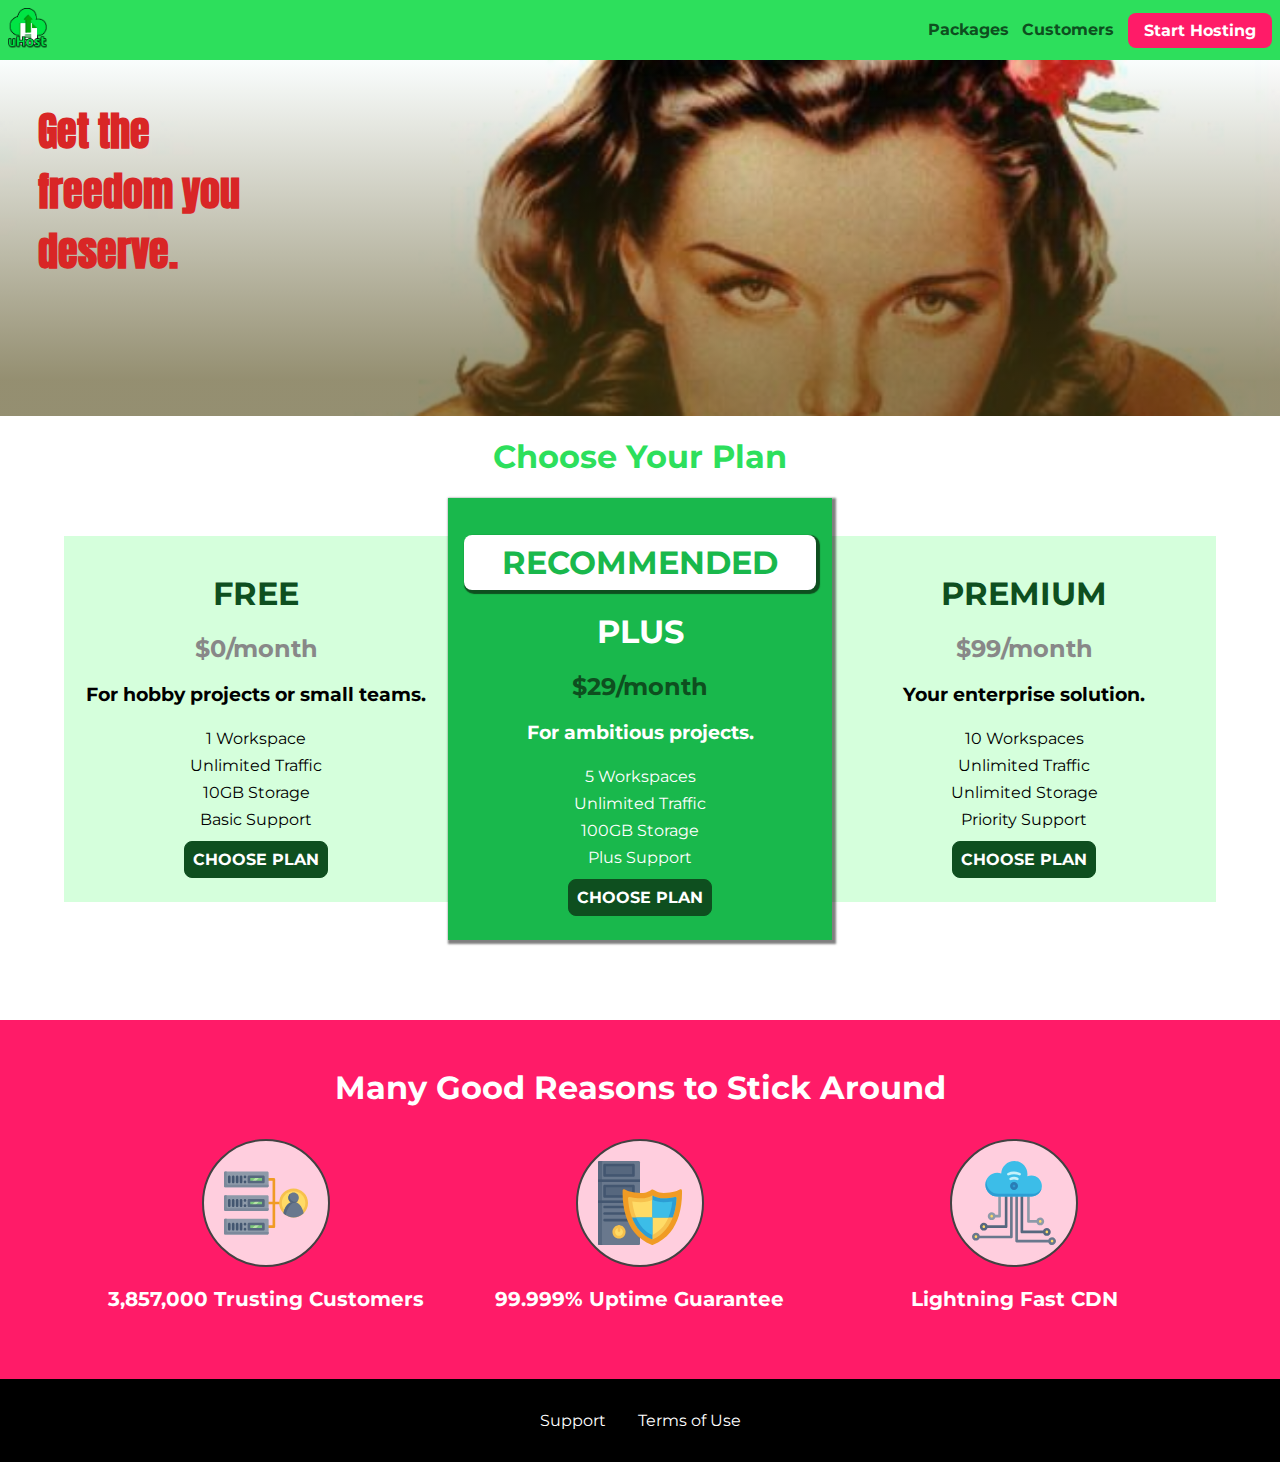
<file: index.html>
<!DOCTYPE html>
<html lang="en">

<head>
    <meta charset="UTF-8">
    <meta http-equiv="X-UA-Compatible" content="ie=edge">
    <meta name="viewport" content="width=device-width, initial-scale=1.0">
    <title>uHost</title>
    <link rel="shortcut icon" href="favicon.png">
    <link rel="stylesheet" href="shared.css">
    <link rel="stylesheet" href="main.css">
</head>

<body>
    <div class="backdrop"></div>
    <div class="modal">
        <h1 class="modal__title">Do you want to continue?</h1>
        <div class="modal__actions">
            <a href="start-hosting/index.html" class="modal__action">Yes!</a>
            <button class="modal__action modal__action--negative" type="button">No!</button>
        </div>
    </div>
    <header class="main-header">
        <div>
            <button class="toggle-button">
                <span class="toggle-button__bar"></span>
                <span class="toggle-button__bar"></span>
                <span class="toggle-button__bar"></span>
            </button>
            <a href="index.html" class="main-header__brand">
                <img src="./images/uhost-icon.png" alt="uHost">
            </a>
        </div>
        <nav class="main-nav">
            <ul class="main-nav__items">
                <li class="main-nav__item">
                    <a href="packages/index.html">Packages</a>
                </li>
                <li class="main-nav__item">
                    <a href="customers/index.html">Customers</a>
                    <a href="customers/index.html" style="display: none">Customers</a>
                </li>
                <li class="main-nav__item main-nav__item--cta">
                    <a href="start-hosting/index.html">Start Hosting</a>
                </li>
                
            </ul>
        </nav>
    </header>

    <nav class="mobile-nav">
        <ul class="mobile-nav__items">
            <li class="mobile-nav__item">
                <a href="packages/index.html">Packages</a>
            </li>
            <li class="mobile-nav__item">
                <a href="customers/index.html">Customers</a>
            </li>
            <li class="mobile-nav__item mobile-nav__item--cta">
                <a href="start-hosting/index.html">Start Hosting</a>
            </li>
        </ul>
    </nav>

    <main>
        <section id="product-overview">
            <h1 class="slogan">Get the freedom you deserve.</h1>
        </section>
        <section id="plans">
            <h1 class="section-title">Choose Your Plan</h1>
            <div class="plan__list">
                <article class="plan">
                    <h1 class="plan__title">FREE</h1>
                    <h2 class="plan__price">$0/month</h2>
                    <h3>For hobby projects or small teams.</h3>
                    <ul>
                        <li>1 Workspace</li>
                        <li>Unlimited Traffic</li>
                        <li>10GB Storage</li>
                        <li>Basic Support</li>
                    </ul>
                    <div>
                        <button class="button">CHOOSE PLAN</button>
                    </div>
                </article>
                <article class="plan plan--highlighted">
                    <h1 class="plan__annotation">RECOMMENDED</h1>
                    <h1 class="plan__title">PLUS</h1>
                    <h2 class="plan__price">$29/month</h2>
                    <h3>For ambitious projects.</h3>
                    <ul>
                        <li>5 Workspaces</li>
                        <li>Unlimited Traffic</li>
                        <li>100GB Storage</li>
                        <li>Plus Support</li>
                    </ul>
                    <div>
                        <button class="button">CHOOSE PLAN</button>
                    </div>
                </article>
                <article class="plan">
                    <h1 class="plan__title">PREMIUM</h1>
                    <h2 class="plan__price">$99/month</h2>
                    <h3>Your enterprise solution.</h3>
                    <ul>
                        <li>10 Workspaces</li>
                        <li>Unlimited Traffic</li>
                        <li>Unlimited Storage</li>
                        <li>Priority Support</li>
                    </ul>
                    <div>
                        <button class="button">CHOOSE PLAN</button>
                    </div>
                </article>
            </div>
        </section>

        <section id="key-features">
            <h1 class="section-title">Many Good Reasons to Stick Around</h1>
            <ul class="key-feature__list">
                <li class="key-feature">
                    <div class="key-feature__image">
                        <svg viewBox="0 0 512 512">
                            <path style="fill:#F09B24;" d="M344,248h-32V112c0-4.418-3.582-8-8-8h-40c-4.418,0-8,3.582-8,8s3.582,8,8,8h32v128h-32  c-4.418,0-8,3.582-8,8s3.582,8,8,8h32v128h-32c-4.418,0-8,3.582-8,8s3.582,8,8,8h40c4.418,0,8-3.582,8-8V264h32c4.418,0,8-3.582,8-8  S348.418,248,344,248z"
                            />
                            <path style="fill:#8E9AA9;" d="M264,64H8c-4.418,0-8,3.582-8,8v80c0,4.418,3.582,8,8,8h256c4.418,0,8-3.582,8-8V72  C272,67.582,268.418,64,264,64z"
                            />
                            <path style="fill:#7C899B;" d="M24,144c-4.418,0-8-3.582-8-8V64H8c-4.418,0-8,3.582-8,8v80c0,4.418,3.582,8,8,8h256  c4.418,0,8-3.582,8-8v-8H24z"
                            />
                            <rect x="152" y="96" style="fill:#B8E3A8;" width="88" height="32" />
                            <g>
                                <polygon style="fill:#7EC97D;" points="152,96 152,128 166,128 198,96  " />
                                <polygon style="fill:#7EC97D;" points="220,96 188,128 240,128 240,96  " />
                            </g>
                            <path style="fill:#56677E;" d="M240,136h-88c-4.418,0-8-3.582-8-8V96c0-4.418,3.582-8,8-8h88c4.418,0,8,3.582,8,8v32  C248,132.418,244.418,136,240,136z M160,120h72v-16h-72V120z"
                            />
                            <g>
                                <path style="fill:#435670;" d="M32,136c-4.418,0-8-3.582-8-8V96c0-4.418,3.582-8,8-8s8,3.582,8,8v32C40,132.418,36.418,136,32,136z   "
                                />
                                <path style="fill:#435670;" d="M56,136c-4.418,0-8-3.582-8-8V96c0-4.418,3.582-8,8-8s8,3.582,8,8v32C64,132.418,60.418,136,56,136z   "
                                />
                                <path style="fill:#435670;" d="M80,136c-4.418,0-8-3.582-8-8V96c0-4.418,3.582-8,8-8s8,3.582,8,8v32C88,132.418,84.418,136,80,136z   "
                                />
                                <path style="fill:#435670;" d="M104,136c-4.418,0-8-3.582-8-8V96c0-4.418,3.582-8,8-8s8,3.582,8,8v32   C112,132.418,108.418,136,104,136z"
                                />
                                <path style="fill:#435670;" d="M128,105c-4.418,0-8-3.582-8-8v-1c0-4.418,3.582-8,8-8s8,3.582,8,8v1   C136,101.418,132.418,105,128,105z"
                                />
                                <path style="fill:#435670;" d="M128,136c-4.418,0-8-3.582-8-8v-1c0-4.418,3.582-8,8-8s8,3.582,8,8v1   C136,132.418,132.418,136,128,136z"
                                />
                            </g>
                            <path style="fill:#8E9AA9;" d="M264,208H8c-4.418,0-8,3.582-8,8v80c0,4.418,3.582,8,8,8h256c4.418,0,8-3.582,8-8v-80  C272,211.582,268.418,208,264,208z"
                            />
                            <path style="fill:#7C899B;" d="M24,288c-4.418,0-8-3.582-8-8v-72H8c-4.418,0-8,3.582-8,8v80c0,4.418,3.582,8,8,8h256  c4.418,0,8-3.582,8-8v-8H24z"
                            />
                            <rect x="152" y="240" style="fill:#B8E3A8;" width="88" height="32" />
                            <g>
                                <polygon style="fill:#7EC97D;" points="152,240 152,272 166,272 198,240  " />
                                <polygon style="fill:#7EC97D;" points="220,240 188,272 240,272 240,240  " />
                            </g>
                            <path style="fill:#56677E;" d="M240,280h-88c-4.418,0-8-3.582-8-8v-32c0-4.418,3.582-8,8-8h88c4.418,0,8,3.582,8,8v32  C248,276.418,244.418,280,240,280z M160,264h72v-16h-72V264z"
                            />
                            <g>
                                <path style="fill:#435670;" d="M32,280c-4.418,0-8-3.582-8-8v-32c0-4.418,3.582-8,8-8s8,3.582,8,8v32C40,276.418,36.418,280,32,280   z"
                                />
                                <path style="fill:#435670;" d="M56,280c-4.418,0-8-3.582-8-8v-32c0-4.418,3.582-8,8-8s8,3.582,8,8v32C64,276.418,60.418,280,56,280   z"
                                />
                                <path style="fill:#435670;" d="M80,280c-4.418,0-8-3.582-8-8v-32c0-4.418,3.582-8,8-8s8,3.582,8,8v32C88,276.418,84.418,280,80,280   z"
                                />
                                <path style="fill:#435670;" d="M104,280c-4.418,0-8-3.582-8-8v-32c0-4.418,3.582-8,8-8s8,3.582,8,8v32   C112,276.418,108.418,280,104,280z"
                                />
                                <path style="fill:#435670;" d="M128,249c-4.418,0-8-3.582-8-8v-1c0-4.418,3.582-8,8-8s8,3.582,8,8v1   C136,245.418,132.418,249,128,249z"
                                />
                                <path style="fill:#435670;" d="M128,280c-4.418,0-8-3.582-8-8v-1c0-4.418,3.582-8,8-8s8,3.582,8,8v1   C136,276.418,132.418,280,128,280z"
                                />
                            </g>
                            <path style="fill:#8E9AA9;" d="M264,352H8c-4.418,0-8,3.582-8,8v80c0,4.418,3.582,8,8,8h256c4.418,0,8-3.582,8-8v-80  C272,355.582,268.418,352,264,352z"
                            />
                            <path style="fill:#7C899B;" d="M24,432c-4.418,0-8-3.582-8-8v-72H8c-4.418,0-8,3.582-8,8v80c0,4.418,3.582,8,8,8h256  c4.418,0,8-3.582,8-8v-8H24z"
                            />
                            <rect x="152" y="384" style="fill:#B8E3A8;" width="88" height="32" />
                            <g>
                                <polygon style="fill:#7EC97D;" points="152,384 152,416 166,416 198,384  " />
                                <polygon style="fill:#7EC97D;" points="220,384 188,416 240,416 240,384  " />
                            </g>
                            <path style="fill:#56677E;" d="M240,424h-88c-4.418,0-8-3.582-8-8v-32c0-4.418,3.582-8,8-8h88c4.418,0,8,3.582,8,8v32  C248,420.418,244.418,424,240,424z M160,408h72v-16h-72V408z"
                            />
                            <g>
                                <path style="fill:#435670;" d="M32,424c-4.418,0-8-3.582-8-8v-32c0-4.418,3.582-8,8-8s8,3.582,8,8v32C40,420.418,36.418,424,32,424   z"
                                />
                                <path style="fill:#435670;" d="M56,424c-4.418,0-8-3.582-8-8v-32c0-4.418,3.582-8,8-8s8,3.582,8,8v32C64,420.418,60.418,424,56,424   z"
                                />
                                <path style="fill:#435670;" d="M80,424c-4.418,0-8-3.582-8-8v-32c0-4.418,3.582-8,8-8s8,3.582,8,8v32C88,420.418,84.418,424,80,424   z"
                                />
                                <path style="fill:#435670;" d="M104,424c-4.418,0-8-3.582-8-8v-32c0-4.418,3.582-8,8-8s8,3.582,8,8v32   C112,420.418,108.418,424,104,424z"
                                />
                                <path style="fill:#435670;" d="M128,393c-4.418,0-8-3.582-8-8v-1c0-4.418,3.582-8,8-8s8,3.582,8,8v1   C136,389.418,132.418,393,128,393z"
                                />
                                <path style="fill:#435670;" d="M128,424c-4.418,0-8-3.582-8-8v-1c0-4.418,3.582-8,8-8s8,3.582,8,8v1   C136,420.418,132.418,424,128,424z"
                                />
                            </g>
                            <path style="fill:#F7C14D;" d="M424,168c-48.523,0-88,39.477-88,88s39.477,88,88,88s88-39.477,88-88S472.523,168,424,168z" />
                            <path style="fill:#FFDB66;" d="M424,184c-39.701,0-72,32.299-72,72s32.299,72,72,72s72-32.299,72-72S463.701,184,424,184z" />
                            <path style="fill:#69788D;" d="M484.893,314.16C476.393,274.588,451.922,248,424,248s-52.393,26.588-60.893,66.16  c-0.605,2.82,0.354,5.749,2.511,7.664C381.731,336.124,402.465,344,424,344s42.269-7.876,58.381-22.176  C484.539,319.909,485.498,316.98,484.893,314.16z"
                            />
                            <path style="fill:#56677E;" d="M434.053,249.171C430.768,248.403,427.411,248,424,248c-27.922,0-52.393,26.588-60.893,66.16  c-0.605,2.82,0.354,5.749,2.511,7.664c3.383,3.002,6.979,5.703,10.734,8.125C384.904,286.243,407.373,255.378,434.053,249.171z"
                            />
                            <path style="fill:#69788D;" d="M424,192c-17.645,0-32,14.355-32,32s14.355,32,32,32s32-14.355,32-32S441.645,192,424,192z" />
                            <path style="fill:#56677E;" d="M432,248c-17.645,0-32-14.355-32-32c0-6.783,2.128-13.076,5.742-18.258  C397.444,203.53,392,213.138,392,224c0,17.645,14.355,32,32,32c10.862,0,20.471-5.444,26.258-13.742  C445.076,245.872,438.783,248,432,248z"
                            />

                        </svg>
                    </div>
                    <p class="key-feature__description">3,857,000 Trusting Customers</p>
                </li>
                <li class="key-feature">
                    <div class="key-feature__image">
                        <svg viewBox="0 0 512 512">
                            <path style="fill:#69788D;" d="M248,0H8C3.582,0,0,3.582,0,8v496c0,4.418,3.582,8,8,8h240c4.418,0,8-3.582,8-8V8  C256,3.582,252.418,0,248,0z"
                            />
                            <path style="fill:#56677E;" d="M24,504V8c0-4.418,3.582-8,8-8H8C3.582,0,0,3.582,0,8v496c0,4.418,3.582,8,8,8h24  C27.582,512,24,508.418,24,504z"
                            />
                            <g>
                                <rect x="0" y="112" style="fill:#435670;" width="256" height="16" />
                                <rect x="0" y="240" style="fill:#435670;" width="256" height="16" />
                            </g>
                            <path style="fill:#F7C14D;" d="M128,392c-22.056,0-40,17.944-40,40s17.944,40,40,40s40-17.944,40-40S150.056,392,128,392z" />
                            <path style="fill:#FFDB66;" d="M128,408c-13.233,0-24,10.767-24,24s10.767,24,24,24s24-10.767,24-24S141.233,408,128,408z" />
                            <path style="fill:#F7C14D;" d="M128,392c-2.739,0-5.414,0.278-8,0.805V424c0,4.418,3.582,8,8,8c4.418,0,8-3.582,8-8v-31.195  C133.414,392.278,130.739,392,128,392z"
                            />
                            <g>
                                <path style="fill:#435670;" d="M216,288H40c-4.418,0-8-3.582-8-8s3.582-8,8-8h176c4.418,0,8,3.582,8,8S220.418,288,216,288z"
                                />
                                <path style="fill:#435670;" d="M216,328H40c-4.418,0-8-3.582-8-8s3.582-8,8-8h176c4.418,0,8,3.582,8,8S220.418,328,216,328z"
                                />
                                <path style="fill:#435670;" d="M216,368H40c-4.418,0-8-3.582-8-8s3.582-8,8-8h176c4.418,0,8,3.582,8,8S220.418,368,216,368z"
                                />
                                <path style="fill:#435670;" d="M216,16H40c-4.418,0-8,3.582-8,8v64c0,4.418,3.582,8,8,8h176c4.418,0,8-3.582,8-8V24   C224,19.582,220.418,16,216,16z"
                                />
                            </g>
                            <rect x="48" y="32" style="fill:#56677E;" width="160" height="48" />
                            <path style="fill:#435670;" d="M216,144H40c-4.418,0-8,3.582-8,8v64c0,4.418,3.582,8,8,8h176c4.418,0,8-3.582,8-8v-64  C224,147.582,220.418,144,216,144z"
                            />
                            <rect x="48" y="160" style="fill:#56677E;" width="160" height="48" />
                            <path style="fill:#F09B24;" d="M511.747,180.237c-0.194-6.537-8.107-10.107-13.135-5.894c-5.6,4.693-42.904,21.282-98.514,21.282  c-33.45,0-64.625-20.999-64.929-21.206c-2.9-1.991-6.764-1.85-9.512,0.346c-2.677,2.135-27.201,20.86-63.793,20.86  c-55.607,0-92.914-16.589-98.515-21.282c-5.028-4.211-12.941-0.645-13.135,5.894c-1.634,54.834,4.655,105.941,18.693,151.903  c12.096,39.604,29.759,74.047,52.497,102.373c27.538,34.304,62.743,59.882,104.66,76.045c3.069,1.918,6.757,1.921,9.83,0  c41.917-16.163,77.122-41.741,104.66-76.045c22.738-28.326,40.401-62.77,52.497-102.373  C507.092,286.179,513.381,235.071,511.747,180.237z"
                            />
                            <path style="fill:#F7C14D;" d="M476.21,221.226c-1.953-1.631-4.568-2.235-7.036-1.628c-21.686,5.327-44.926,8.028-69.075,8.028  c-25.926,0-49.633-8.975-64.955-16.504c-2.307-1.134-5.016-1.091-7.284,0.116c-14.059,7.477-36.919,16.388-65.994,16.388  c-24.153,0-47.394-2.701-69.075-8.028c-5.155-1.268-10.221,2.966-9.894,8.261c2.077,33.693,7.668,65.635,16.616,94.935  c22.774,74.565,66.139,126.334,128.888,153.868c2.032,0.891,4.397,0.891,6.43,0c61.777-27.107,104.716-78.876,127.62-153.868  c8.948-29.3,14.539-61.241,16.616-94.935C479.224,225.319,478.163,222.856,476.21,221.226z"
                            />
                            <path style="fill:#FFDB66;" d="M331.609,451.727c-52.604-25.289-89.304-70.987-109.144-135.944  c-6.532-21.39-11.162-44.336-13.82-68.447c17.133,2.852,34.952,4.291,53.22,4.291c29.394,0,53.376-7.793,69.978-15.561  c17.44,7.736,41.656,15.561,68.256,15.561c18.267,0,36.085-1.439,53.219-4.291c-2.659,24.112-7.288,47.06-13.82,68.448  C419.545,381.108,383.27,426.805,331.609,451.727z"
                            />
                            <g>
                                <path style="fill:#2C9DD4;" d="M479.066,227.858c0.157-2.539-0.903-5.002-2.856-6.633s-4.568-2.235-7.036-1.628   c-21.686,5.327-44.926,8.028-69.075,8.028c-25.926,0-49.633-8.975-64.955-16.504c-1.057-0.52-2.2-0.78-3.345-0.806l-0.072,133.351   h123.601c2.556-6.746,4.933-13.702,7.123-20.874C471.398,293.493,476.989,261.552,479.066,227.858z"
                                />
                                <path style="fill:#2C9DD4;" d="M206.658,343.667c24.153,63.42,65.028,108.108,121.743,132.995c1.031,0.452,2.147,0.673,3.263,0.666   l0.063-133.661H206.658z"
                                />
                            </g>
                            <g>
                                <path style="fill:#3CBDE8;" d="M439.497,315.783c6.532-21.389,11.161-44.336,13.82-68.448c-17.134,2.852-34.952,4.291-53.219,4.291   c-26.6,0-50.815-7.824-68.256-15.561l-0.116,107.601h97.758C433.179,334.807,436.524,325.518,439.497,315.783z"
                                />
                                <path style="fill:#3CBDE8;" d="M232.523,343.667c21.144,50.298,54.363,86.56,99.087,108.06l0.117-108.06H232.523z" />
                            </g>
                        </svg>
                    </div>
                    <p class="key-feature__description">99.999% Uptime Guarantee</p>
                </li>
                <li class="key-feature">
                    <div class="key-feature__image">
                        <svg viewBox="0 0 512 512">
                            <path style="fill:#8E9AA9;" d="M168,200c-4.418,0-8,3.582-8,8v120h-17.376c-3.302-9.311-12.194-16-22.624-16  c-13.234,0-24,10.767-24,24s10.766,24,24,24c10.429,0,19.321-6.689,22.624-16H168c4.418,0,8-3.582,8-8V208  C176,203.582,172.418,200,168,200z"
                            />
                            <path style="fill:#FFDB66;" d="M120,328c-4.411,0-8,3.589-8,8s3.589,8,8,8s8-3.589,8-8S124.411,328,120,328z" />
                            <path style="fill:#56677E;" d="M208,200c-4.418,0-8,3.582-8,8v184H94.624C91.322,382.689,82.43,376,72,376  c-13.234,0-24,10.767-24,24s10.766,24,24,24c10.429,0,19.321-6.689,22.624-16H208c4.418,0,8-3.582,8-8V208  C216,203.582,212.418,200,208,200z"
                            />
                            <path style="fill:#FFDB66;" d="M72,392c-4.411,0-8,3.589-8,8s3.589,8,8,8s8-3.589,8-8S76.411,392,72,392z" />
                            <path style="fill:#69788D;" d="M240,208c-4.418,0-8,3.582-8,8v239H47.24c-2.671-10.34-12.078-18-23.24-18c-13.234,0-24,10.767-24,24  s10.766,24,24,24c9.666,0,18.009-5.747,21.809-14H240c4.418,0,8-3.582,8-8V216C248,211.582,244.418,208,240,208z"
                            />
                            <path style="fill:#FFDB66;" d="M24,453c-4.411,0-8,3.589-8,8s3.589,8,8,8s8-3.589,8-8S28.411,453,24,453z" />
                            <path style="fill:#69788D;" d="M488,464c-10.429,0-19.321,6.689-22.624,16H280V208c0-4.418-3.582-8-8-8s-8,3.582-8,8v280  c0,4.418,3.582,8,8,8h193.376c3.302,9.311,12.194,16,22.624,16c13.234,0,24-10.767,24-24S501.234,464,488,464z"
                            />
                            <path style="fill:#FFDB66;" d="M488,480c-4.411,0-8,3.589-8,8s3.589,8,8,8s8-3.589,8-8S492.411,480,488,480z" />
                            <path style="fill:#56677E;" d="M456,408c-10.429,0-19.321,6.689-22.624,16H312V208c0-4.418-3.582-8-8-8s-8,3.582-8,8v224  c0,4.418,3.582,8,8,8h129.376c3.302,9.311,12.194,16,22.624,16c13.234,0,24-10.767,24-24S469.234,408,456,408z"
                            />
                            <path style="fill:#FFDB66;" d="M456,424c-4.411,0-8,3.589-8,8s3.589,8,8,8s8-3.589,8-8S460.411,424,456,424z" />
                            <path style="fill:#8E9AA9;" d="M416,344c-10.429,0-19.321,6.689-22.624,16H352V208c0-4.418-3.582-8-8-8s-8,3.582-8,8v160  c0,4.418,3.582,8,8,8h49.376c3.302,9.311,12.194,16,22.624,16c13.234,0,24-10.767,24-24S429.234,344,416,344z"
                            />
                            <path style="fill:#FFDB66;" d="M416,360c-4.411,0-8,3.589-8,8s3.589,8,8,8s8-3.589,8-8S420.411,360,416,360z" />
                            <path style="fill:#3CBDE8;" d="M362,88c-8.741,0-17.231,1.751-25.06,5.085C337.646,88.797,338,84.43,338,80  c0-44.112-35.888-80-80-80c-42.823,0-77.895,33.816-79.909,76.149C170.393,73.415,162.244,72,154,72c-39.701,0-72,32.299-72,72  s32.299,72,72,72h208c35.29,0,64-28.71,64-64S397.29,88,362,88z"
                            />
                            <path style="fill:#2C9DD4;" d="M368,200H160c-39.701,0-72-32.299-72-72c0-5.863,0.721-11.559,2.05-17.019  C84.918,120.88,82,132.102,82,144c0,39.701,32.299,72,72,72h208c30.389,0,55.88-21.296,62.379-49.743  C413.565,186.327,392.352,200,368,200z"
                            />
                            <path style="fill:#2A7DB5;" d="M256,128c-13.234,0-24,10.767-24,24s10.766,24,24,24c13.233,0,24-10.767,24-24S269.233,128,256,128z"
                            />
                            <path style="fill:#2C9DD4;" d="M256,144c-4.411,0-8,3.589-8,8s3.589,8,8,8c4.411,0,8-3.589,8-8S260.411,144,256,144z" />
                            <g>
                                <path style="fill:#C5F1FA;" d="M221.755,87.695c-2.994,0-5.864-1.688-7.233-4.572c-1.894-3.991-0.194-8.763,3.798-10.657   C230.157,66.849,242.834,64,256,64c13.166,0,25.844,2.849,37.68,8.466c3.992,1.895,5.692,6.666,3.798,10.657   s-6.666,5.692-10.657,3.798C277.144,82.328,266.774,80,256,80c-10.774,0-21.144,2.328-30.821,6.921   C224.072,87.446,222.904,87.695,221.755,87.695z"
                                />
                                <path style="fill:#C5F1FA;" d="M276.545,116.618c-1.148,0-2.316-0.249-3.424-0.774C267.745,113.293,261.985,112,256,112   c-5.985,0-11.745,1.293-17.121,3.844c-3.991,1.895-8.763,0.192-10.657-3.798c-1.894-3.992-0.193-8.764,3.798-10.657   C239.557,97.813,247.625,96,256,96c8.376,0,16.444,1.813,23.98,5.389c3.991,1.894,5.692,6.665,3.798,10.657   C282.41,114.93,279.539,116.618,276.545,116.618z"
                                />
                            </g>

                        </svg>
                    </div>
                    <p class="key-feature__description">Lightning Fast CDN</p>
                </li>
            </ul>
        </section>

    </main>
    <footer class="main-footer">
        <nav>
            <ul class="main-footer__links">
                <li class="main-footer__link">
                    <a href="#">Support</a>
                </li>
                <li class="main-footer__link">
                    <a href="#">Terms of Use</a>
                </li>
            </ul>
        </nav>
    </footer>
    <script src="shared.js"></script>
</body>

</html>
</file>
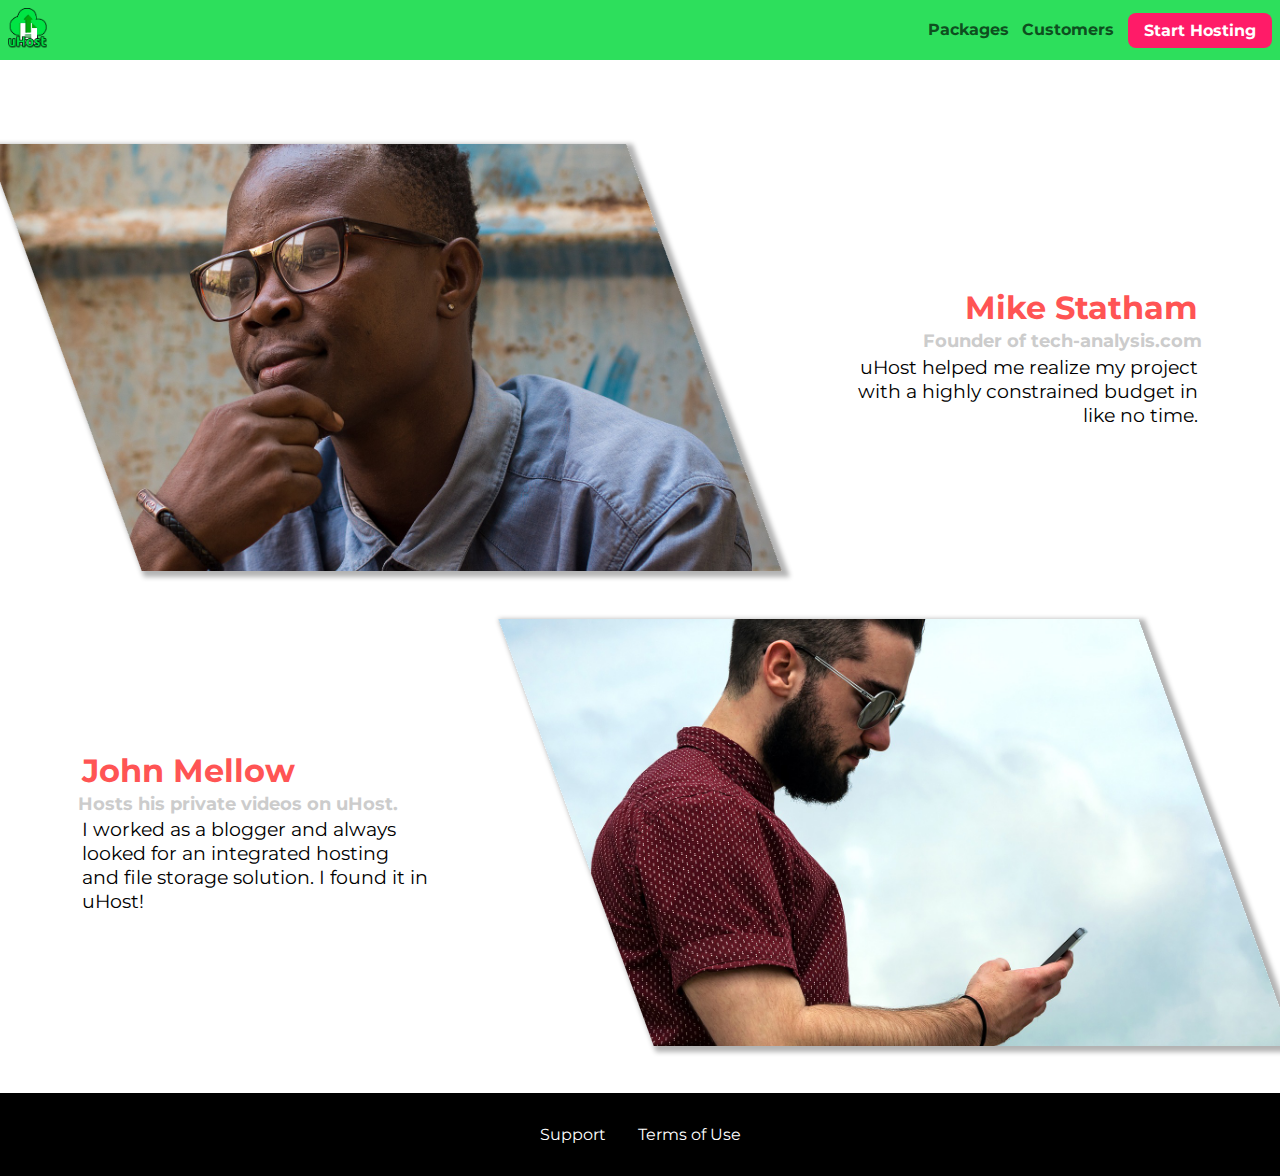
<file: customers/index.html>
<!DOCTYPE html>
<html lang="en">

<head>
    <meta charset="UTF-8">
    <meta http-equiv="X-UA-Compatible" content="ie=edge">
    <meta name="viewport" content="width=device-width, initial-scale=1.0">
    <title>uHost</title>
    <link rel="shortcut icon" href="../favicon.png">
    <link rel="stylesheet" href="../shared.css">
    <link rel="stylesheet" href="customers.css">
</head>

<body>
    <div class="backdrop"></div>
    <header class="main-header">
        <div>
            <button class="toggle-button">
                <span class="toggle-button__bar"></span>
                <span class="toggle-button__bar"></span>
                <span class="toggle-button__bar"></span>
            </button>
            <a href="../index.html" class="main-header__brand">
                <img src="../images/uhost-icon.png" alt="uHost">
            </a>
        </div>
        <nav class="main-nav">
            <ul class="main-nav__items">
                <li class="main-nav__item">
                    <a href="../packages/index.html">Packages</a>
                </li>
                <li class="main-nav__item">
                    <a href="index.html">Customers</a>
                </li>
                <li class="main-nav__item main-nav__item--cta">
                    <a href="../start-hosting/index.html">Start Hosting</a>
                </li>
                
            </ul>
        </nav>
    </header>

    <nav class="mobile-nav">
        <ul class="mobile-nav__items">
            <li class="mobile-nav__item">
                <a href="../packages/index.html">Packages</a>
            </li>
            <li class="mobile-nav__item">
                <a href="index.html">Customers</a>
            </li>
            <li class="mobile-nav__item mobile-nav__item--cta">
                <a href="../start-hosting/index.html">Start Hosting</a>
            </li>
        </ul>
    </nav>

    <main>
        <div>
            <div class="testimonial" id="customer-1">
                <div class="testimonial__image-container">
                    <img src="../images/customer-1.jpg" alt="Mike Statham - Customer" class="testimonial__image">
                </div>
                <div class="testimonial__info">
                    <h1 class="testimonial__name">Mike Statham</h1>
                    <h2 class="testimonial__subtitle">Founder of
                        <a href="tech-analysis.com">tech-analysis.com</a>
                    </h2>
                    <p class="testimonial__text">uHost helped me realize my project with a highly constrained budget in like no time.</p>
                </div>
            </div>
            <div class="testimonial" id="customer-2">

                <div class="testimonial__info">
                    <h1 class="testimonial__name">John Mellow</h1>
                    <h2 class="testimonial__subtitle">Hosts his private videos on uHost.
                    </h2>
                    <p class="testimonial__text">I worked as a blogger and always looked for an integrated hosting and file storage solution. I found
                        it in uHost!
                    </p>
                </div>
                <div class="testimonial__image-container">
                    <img src="../images/customer-2.jpg" alt="John Mellow - Customer" class="testimonial__image">
                </div>
            </div>
        </div>
    </main>
    <footer class="main-footer">
        <nav>
            <ul class="main-footer__links">
                <li class="main-footer__link">
                    <a href="#">Support</a>
                </li>
                <li class="main-footer__link">
                    <a href="#">Terms of Use</a>
                </li>
            </ul>
        </nav>
    </footer>
    <script src="../shared.js"></script>
</body>

</html>
</file>
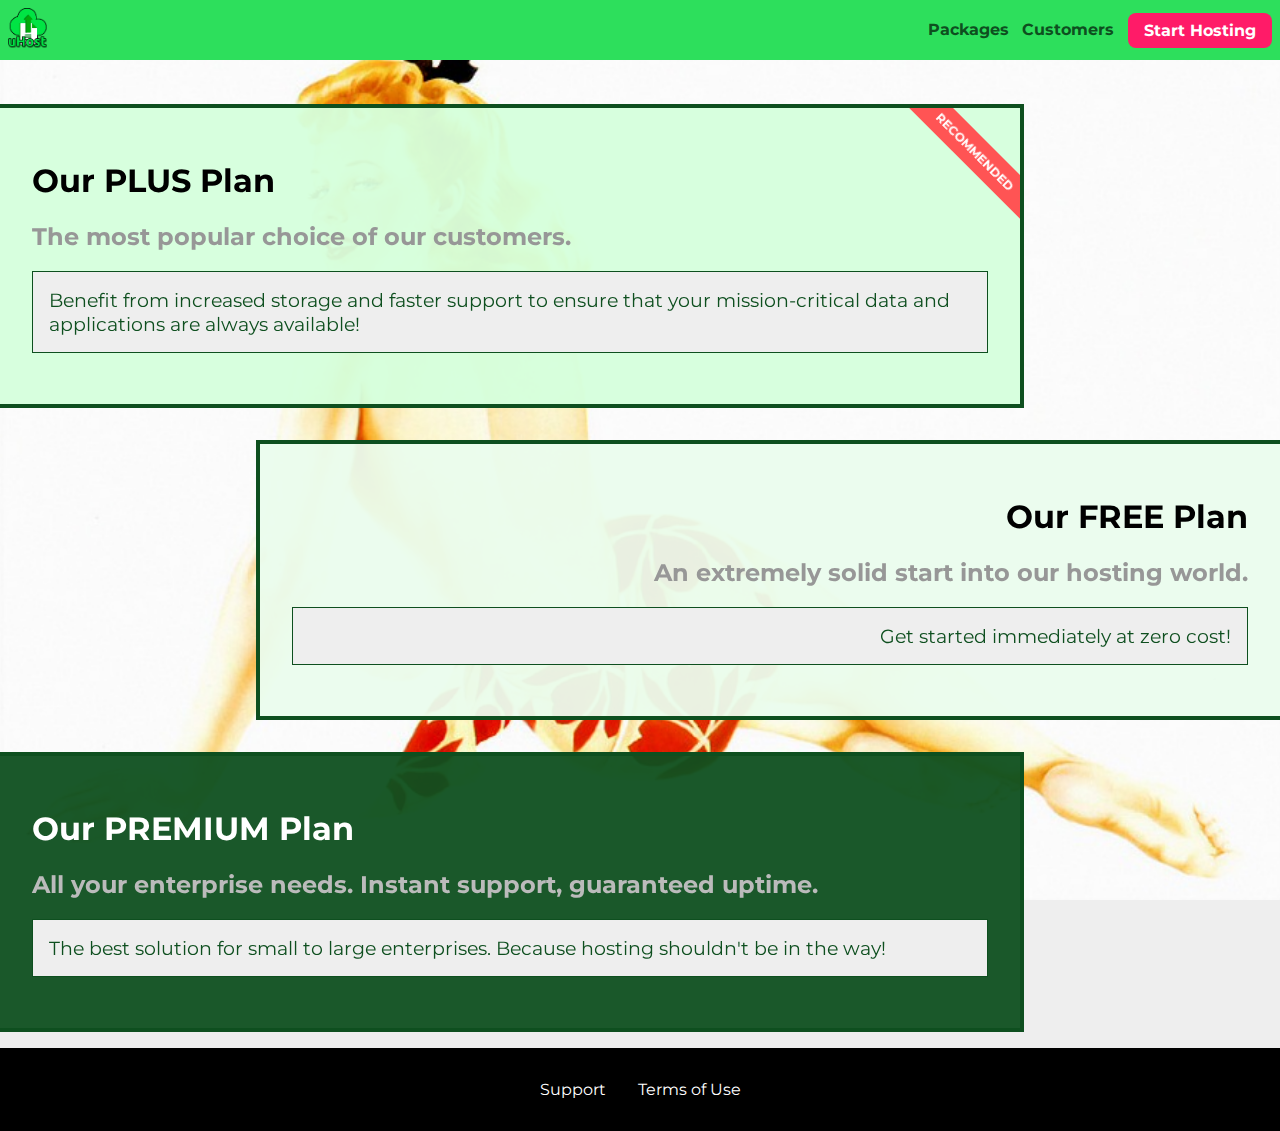
<file: packages/index.html>
<!DOCTYPE html>
<html lang="en">

<head>
    <meta charset="UTF-8">
    <meta http-equiv="X-UA-Compatible" content="ie=edge">
    <meta name="viewport" content="width=device-width, initial-scale=1.0">
    <title>uHost</title>
    <link rel="shortcut icon" href="../favicon.png">
    <link rel="stylesheet" href="../shared.css">
    <link rel="stylesheet" href="packages.css">
</head>

<body>
    <div class="backdrop"></div>
    <div class="background"></div>
    <header class="main-header">
        <div>
            <button class="toggle-button">
                <span class="toggle-button__bar"></span>
                <span class="toggle-button__bar"></span>
                <span class="toggle-button__bar"></span>
            </button>
            <a href="../index.html" class="main-header__brand">
                <img src="../images/uhost-icon.png" alt="uHost">
            </a>
        </div>
        <nav class="main-nav">
            <ul class="main-nav__items">
                <li class="main-nav__item">
                    <a href="packages/index.html">Packages</a>
                </li>
                <li class="main-nav__item">
                    <a href="../customers/index.html">Customers</a>
                    <a href="../customers/index.html" style="display: none">Customers</a>
                </li>
                <li class="main-nav__item main-nav__item--cta">
                    <a href="../start-hosting/index.html">Start Hosting</a>
                </li>
                
            </ul>
        </nav>
    </header>

    <nav class="mobile-nav">
        <ul class="mobile-nav__items">
            <li class="mobile-nav__item">
                <a href="index.html">Packages</a>
            </li>
            <li class="mobile-nav__item">
                <a href="../customers/index.html">Customers</a>
            </li>
            <li class="mobile-nav__item mobile-nav__item--cta">
                <a href="../start-hosting/index.html">Start Hosting</a>
            </li>
        </ul>
    </nav>


    <main>
        <section class="package" id="plus">
            <a href="#">
                <h1 class="package__title">Our PLUS Plan</h1>
                <h2 class="package__badge">RECOMMENDED</h2>
                <h2 class="package__subtitle">The most popular choice of our customers.</h2>
                <p class="package__info">Benefit from increased storage and faster support to ensure that your mission-critical data and applications
                    are always available!</p>
            </a>
        </section>
        <section class="package" id="free">
            <a href="#">
                <h1 class="package__title">Our FREE Plan</h1>
                <h2 class="package__subtitle">An extremely solid start into our hosting world.</h2>
                <p class="package__info">Get started immediately at zero cost!</p>
            </a>
        </section>
        <div class="clearfix"></div>
        <section class="package" id="premium">
            <a href="#">
                <h1 class="package__title">Our PREMIUM Plan</h1>
                <h2 class="package__subtitle">All your enterprise needs. Instant support, guaranteed uptime. </h2>
                <p class="package__info">The best solution for small to large enterprises. Because hosting shouldn't be in the way!</p>
            </a>
        </section>


    </main>
    <footer class="main-footer">
        <nav>
            <ul class="main-footer__links">
                <li class="main-footer__link">
                    <a href="#">Support</a>
                </li>
                <li class="main-footer__link">
                    <a href="#">Terms of Use</a>
                </li>
            </ul>
        </nav>
    </footer>
    <script src="../shared.js"></script>
</body>

</html>
</file>
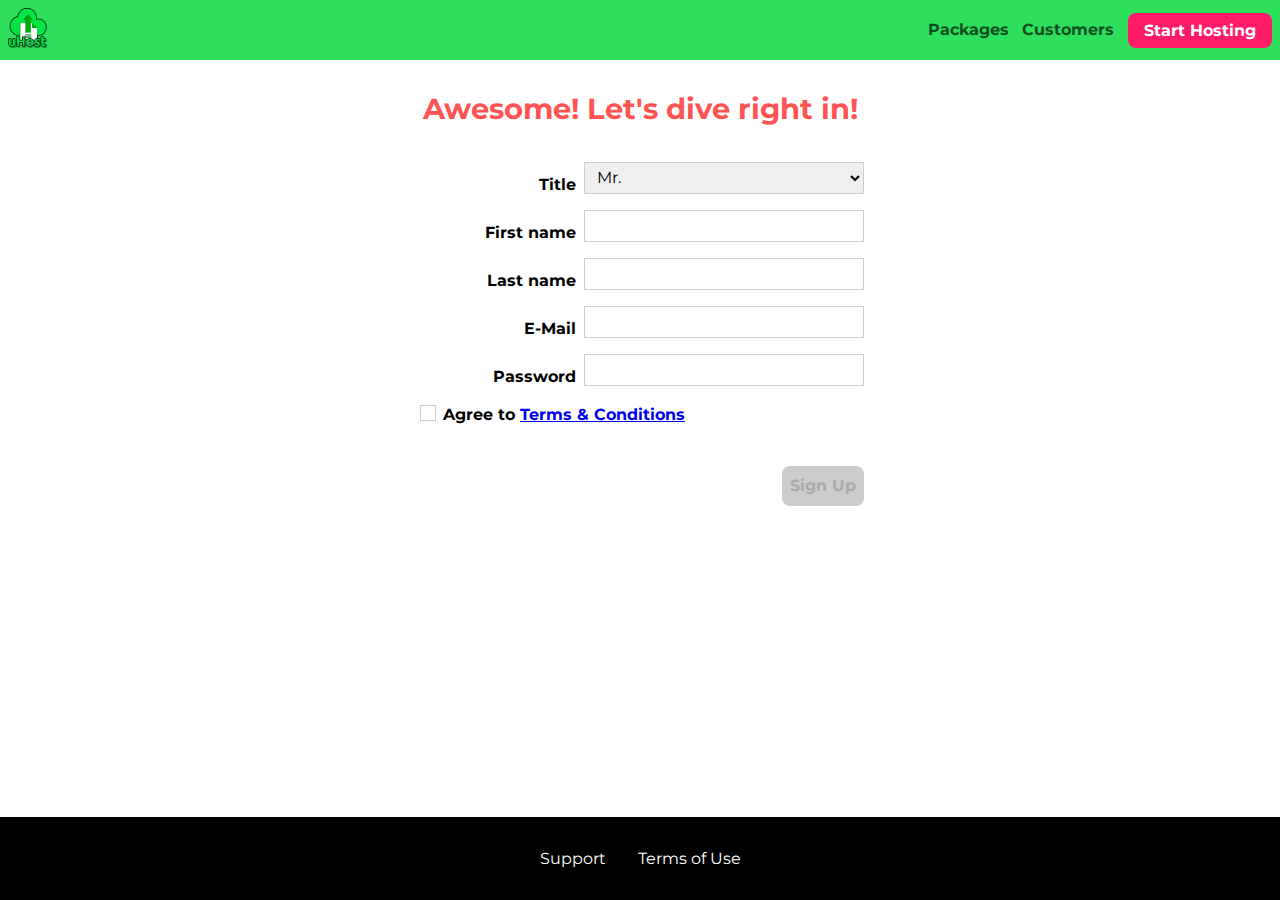
<file: start-hosting/index.html>
<!DOCTYPE html>
<html lang="en">

<head>
    <meta charset="UTF-8">
    <meta name="viewport" content="width=device-width, initial-scale=1.0">
    <meta http-equiv="X-UA-Compatible" content="ie=edge">
    <title>uHost Signup</title>
    <link rel="shortcut icon" href="../favicon.png">
    <link rel="stylesheet" href="../shared.css">
    <link rel="stylesheet" href="start-hosting.css">
</head>

<body>
    <div class="backdrop"></div>
    <header class="main-header">
        <div>
            <button class="toggle-button">
                <span class="toggle-button__bar"></span>
                <span class="toggle-button__bar"></span>
                <span class="toggle-button__bar"></span>
            </button>
            <a href="../index.html" class="main-header__brand">
                <img src="../images/uhost-icon.png" alt="uHost - Your favorite hosting company">
            </a>
        </div>
        <nav class="main-nav">
            <ul class="main-nav__items">
                <li class="main-nav__item">
                    <a href="../packages/index.html">Packages</a>
                </li>
                <li class="main-nav__item">
                    <a href="../customers/index.html">Customers</a>
                </li>
                <li class="main-nav__item main-nav__item--cta">
                    <a href="index.html">Start Hosting</a>
                </li>
            </ul>
        </nav>
    </header>
    <nav class="mobile-nav">
        <ul class="mobile-nav__items">
            <li class="mobile-nav__item">
                <a href="../packages/index.html">Packages</a>
            </li>
            <li class="mobile-nav__item">
                <a href="../customers/index.html">Customers</a>
            </li>
            <li class="mobile-nav__item mobile-nav__item--cta">
                <a href="index.html">Start Hosting</a>
            </li>
        </ul>
    </nav>
    <main class="signup-page">
        <h1 class="signup-title">Awesome! Let's dive right in!</h1>
        <form action="index.html" class="signup-form">
            <label for="title">Title</label>
            <select id="title">
                <option value="mr">Mr.</option>
                <option value="ms">Ms.</option>
            </select>
            <label for="first-name">First name</label>
            <input type="text" id="first-name">
            <label for="last-name">Last name</label>
            <input type="text" id="last-name">
            <label for="email">E-Mail</label>
            <input type="email" id="email">
            <label for="password">Password</label>
            <input type="password" id="password">
            <div class="signup-form-checkbox">
                <input type="checkbox" id="agree-terms">
                <label for="agree-terms">Agree to
                    <a href="#">Terms &amp; Conditions</a>
                </label>
            </div>
            <button type="submit" class="button" disabled>Sign Up</button>
        </form>
    </main>
    <footer class="main-footer">
        <nav>
            <ul class="main-footer__links">
                <li class="main-footer__link">
                    <a href="#">Support</a>
                </li>
                <li class="main-footer__link">
                    <a href="#">Terms of Use</a>
                </li>
            </ul>
        </nav>
    </footer>
    <script src="../shared.js"></script>
</body>

</html>
</file>
<file: shared.css>
@import url('https://fonts.googleapis.com/css?family=Roboto:100,400,900');
@import url('https://fonts.googleapis.com/css?family=Anton:400');
@import url('https://fonts.googleapis.com/css?family=Montserrat:400,700');

:root {
    --dark-green: #0e4f1f;
    --highlight-color: #ff1b68;
}

* {
    box-sizing: border-box;
}

html {
    height: 100%;
}

body {
    font-family: 'Montserrat', sans-serif;
    margin: 0;
    display: grid;
    grid-template-rows: 3.5rem auto fit-content(8rem);
    height: 100%;
}

.backdrop {
    position: fixed;
    display: none;
    opacity: 0;
    z-index: 100;
    width: 100vw;
    height: 100vh;
    background: rgba(0, 0, 0, 0.5);
    top: 0;
    left: 0;
    transition: opacity 0.2s linear;
}

main {
    grid-row: 2/3;
}

.main-header {
    width: 100%;
    position: fixed;
    background-color: #2ddf5c;
    padding: 0.5rem;
    display: flex;
    align-items: center;
    justify-content: space-between;
    z-index: 2;
    top: 0;
    left: 0;
}

.main-header > div {
    display: flex;
    justify-content: flex-start;
    align-items: center;
}

.toggle-button {
    width: 2rem;
    background: transparent;
    border: none;
    cursor: pointer;
    padding-top: 0;
    padding-bottom: 0;
    vertical-align: middle;
}
  
.toggle-button:focus {
    outline: none;
}
  
.toggle-button__bar {
    width: 100%;
    height: 0.2rem;
    background: black;
    display: block;
    margin: 0.3rem 0;
}

.main-header__brand {
    color: var(--dark-green);
    text-decoration: none;
    font-weight: bold;
}

.main-header__brand img {
    height: 2.5rem;
}

.main-nav__item {
    display: none;
}

.main-nav__item--cta {
    display: inline-block;
    animation: wiggle 400ms 3s 8 none;
}

.main-nav__item > a,
.mobile-nav__item a {
    color: var(--dark-green);
    text-decoration: none;
    font-weight: bold;
    padding: 0.2rem 0;
}

.main-nav__item a:hover,
.main-nav__item a:active {
    color: white;
    border-bottom: 0.3rem solid white;
}

.main-nav__items {
    margin: 0;
    padding: 0;
    list-style: none;
}

.main-nav__item--cta a,
.mobile-nav__item--cta a {
    color: white;
    background: var(--highlight-color);
    padding: 0.5rem 1rem;
    border-radius: 0.5rem;
}

.main-nav__item--cta a:hover,
.main-nav__item--cta a:active,
.mobile-nav__item--cta a:hover,
.mobile-nav__item--cta a:active {
    color: var(--highlight-color);
    background: white;
    border: none;
}

.main-footer {
   background: black;
   padding: 2rem;
   /* margin-top: 3rem;  */
   grid-row: 3/4;
}

.main-footer__links {
    list-style: none;
    margin: 0;
    padding: 0;
    width: 100%;
    display: flex;
    flex-direction: column;
    justify-content: center;
    align-items: center;
}

.main-footer__link {
    margin: 0.5rem 0;
}

.main-footer__link a {
    color: white;
    text-decoration: none;
}

.main-footer__link a:hover,
.main-footer__link a:active {
    color: #ccc;
}

.button {
    background: var(--dark-green);
    color: white;
    font: inherit;
    border: 1.5px solid var(--dark-green);
    padding: 0.5rem;
    border-radius: 0.5rem;
    cursor: pointer;
    font-weight: bold;
    margin: 0.5rem 0;
}

.button:hover,
.button:active {
    background: white;
    color: var(--dark-green)
}

.button:focus {
    outline: none;
}

.button[disabled] {
    cursor: not-allowed;
    border: #aaa;
    background: #ccc;
    color: #aaa;

}


.mobile-nav {
    position: fixed;
    z-index: 101;
    top: 0;
    left: 0;
    background: white;
    width: 80%;
    height: 100vh;
    transform: translateX(-100%);
    transition: transform 0.6s cubic-bezier(0.33, 1, 0.68, 1);
}

.mobile-nav__items {
    width: 90%;
    height: 100%;
    list-style: none;
    margin: 0 auto;
    padding: 0;
    display: flex;
    flex-direction: column;
    justify-content: center;
    align-items: center;
}
  
.mobile-nav__item {
    margin: 1rem 0;
}
  
.mobile-nav__item a {
    font-size: 1.5rem;
}


.open {
    display: block !important;
    opacity: 1 !important;
    transform: translateY(0) !important;
}


@media (min-width: 40rem) {
    .toggle-button {
        display: none;
    }

    .main-nav {
        display: flex;
        justify-content: flex-end;
    }

    .main-nav__item {
        display: inline-block;
        padding-left: 0.6rem;
    }

    .main-footer__links {
        flex-direction: row;
        justify-content: center;
    }


    .main-footer__link {
        margin: 0 1rem;
    }
}

@keyframes wiggle {
    0% {
        transform: rotateZ(0);
    }

    50% {
        transform: rotateZ(-3deg)
    }

    100% {
        transform: rotateZ(3deg);
    }
}
</file>
<file: main.css>
#product-overview {
    background: 
        linear-gradient(to top, rgba(80, 68,18, 0.6) 10%, transparent), 
        url("./images/pinup.jpg") left 0% top 25%/cover no-repeat border-box, 
        #ff1b68;
    /* background-image: url("pinup.jpg");
    background-size: cover; */
    /* background-repeat: no-repeat; */
    /* background-position: 0% 10%; */
    /* background-origin: border-box;
    background-clip: border-box; */
    width: 100%;
    height: 33vh;
    position: relative;
}

.section-title {
    color: #2ddf5c;
    text-align: center;
}



.plan {
    background: #d5ffdc;
    text-align: center;
    padding: 1rem;
    width: 100%;
    vertical-align: middle;
}

.plan--highlighted {
    background: #19b84c;
    color: white;
}

.plan__annotation {
    background: white;
    color: #19b84c;
    padding: 0.5rem;
    border-radius: 0.5rem;
    box-shadow: 2px 2px 1px 2px #0e4f1f;
}

.plan ul {
    list-style: none;
    margin: 0;
    padding: 0;
}

.plan > ul > li {
    padding: 0.25rem 0;
}

.plan__title {
    color: #0e4f1f;

}

.plan__price {
    color: #888;
}

.plan--highlighted .plan__title {
    color: white;
}

.plan--highlighted .plan__price {
    color: #0e4f1f
}

#product-overview h1 {
    color: hsl(0, 70%, 50%);
    font-family: 'Anton', sans-serif;
    position: absolute;
    top: 5%;
    left: 3%;
    font-size: 1.6rem;
    width: 7rem;
}

@media (min-width: 40rem) {
    #product-overview {
        height: 40vh;
        background-position: 50% 25%;
    }

    #product-overview h1 {
        font-size: 2.5rem;
        width: 14rem;
        top: 5%
    }

    .plan__list {
        width: 100%;
        display: flex;
        flex-direction: row;
        flex-wrap: nowrap;
        justify-content: center;
        align-items: center;
    }

    .plan {
        display: inline-block;
        width: 30%;
        vertical-align: middle;
        min-width: 13rem;
        max-width: 25rem;
        z-index: 0;
    }

    .plan--highlighted {
        box-shadow: 2px 2px 2px 2px rgba(0, 0, 0, 0.5);
        z-index: 1;
    }

}


#key-features {
    background: #ff1b68;
    text-align: center;
    margin-top: 5rem;
    padding: 1rem;
}

#key-features .section-title {
    color: white;
    margin: 2rem;
}

.key-feature__list {
    list-style: none;
    display: flex;
    flex-direction: column;
    justify-content: center;
    font: inherit;
    font-weight: bold;
    width: 100%;
    margin: 0;
    padding: 0;
}

.key-feature {
    display: flex;
    flex-direction: column;
    padding-bottom: 2rem;
}

.key-feature__description {
    color: white;
    font-weight: bold;
    text-align: center;
    font-size: 1.25rem;

}

.key-feature__image {
    background: #ffcede;
    width: 128px;
    height: 128px;
    border: 2px solid #424242;
    border-radius: 50%;
    margin: 0 auto;
    padding: 1.25rem;
}

@media (min-width: 40rem) {
    .key-feature__list {
        flex-direction: row;
    }
    
    .key-feature {
        flex-direction: column;
        width: 30%;
        max-width: 25rem;
        vertical-align: top;
    }
}


.modal {
    position: fixed;
    opacity: 0;
    transform: translateY(-3rem);
    transition: opacity 0.2s ease-out, transform 500ms ease-out;
    z-index: 200;
    top: 20%;
    left: 30%;
    width: 40%;
    background: white;
    padding: 1rem;
    border: 1px solid #ccc;
    box-shadow: 1px 1px 1px rgba(0, 0, 0, 0.5);
  }
  
  .modal__title {
    text-align: center;
    margin: 0 0 1rem 0;
  }
  
  .modal__actions {
    text-align: center;
  }
  
  .modal__action {
    border: 1px solid #0e4f1f;
    background: #0e4f1f;
    text-decoration: none;
    color: white;
    font: inherit;
    padding: 0.5rem 1rem;
    cursor: pointer;
  }
  
  .modal__action:hover,
  .modal__action:active {
    background: #2ddf5c;
    border-color: #2ddf5c;
  }
  
  .modal__action--negative {
    background: red;
    border-color: red;
  }
  
  .modal__action--negative:hover,
  .modal__action--negative:active {
    background: #ff5454;
    border-color: #ff5454;
  }
</file>
<file: customers/customers.css>
main {
  padding-top: 2.5rem;
}

.testimonial {
    font-size: 1.2rem;
  }

  .testimonial__image-container {
    width: 60%;
    max-width: 40rem;
    box-shadow:  3px 3px 5px 3px rgba(0,0,0,0.3);
    transform: skew(20deg);
    overflow: hidden;
  }

  #customer-1:hover .testimonial__image-container {
    animation: flip-customer 1s ease-out forwards

  }

  .testimonial__image {
    width: 100%;
    vertical-align: top;
    transform: skew(-20deg) scale(1.4);
  }
  
  .testimonial__info {
    text-align: right;
    padding: 0.9rem;
    /* display: inline-block; */
    /* vertical-align: middle; */
    /* width: 30% */
  }
  
  #customer-2.testimonial {
    text-align: right;
  }
  
  #customer-2 .testimonial__info {
    text-align: left;
  }
  
  .testimonial__name {
    margin: 0.2rem;
    color: #ff5454;
    font-size: 2rem;
  }
  
  .testimonial__subtitle {
    margin: 0;
    font-size: 1.1rem;
    color: #ccc;
  }
  
  .testimonial__subtitle a {
    color: inherit;
    text-decoration: none;
  }
  
  .testimonial__subtitle a:hover,
  .testimonial__subtitle a:active {
    color: #7a7a7a;
  }
  
  .testimonial__text {
    margin: 0.2rem;
  }

  @media (min-width: 40rem) {

    .testimonial {
      margin: 3rem 0;
      max-width: 1500px;
      display: flex;
      align-items: center;
      justify-content: space-around;
    }
    
    .testimonial__image-container {
      width: 66%;
    }

    .testimonial__info {
      width: 30%
    }


  }
  
@keyframes flip-customer {
  0% {
    transform: rotateY(0) skew(20deg);

  }

  50% {
    transform: rotateY(160deg) skew(20deg);
  }

  100% {
    transform: rotateY(360deg) skew(20deg);
  }
}
</file>
<file: packages/packages.css>
body {
    background: #eee;
}

main {
    padding-top: 2rem;
}

.background {
    background: url("../images/plans-background.jpg") center/cover;
    /* filter: contrast(50%); */
    height: 100vh;
    width: 100vw;
    position: fixed;
    z-index: -1;
}

.package {
    width: 80%;
    border: 4px solid #0e4f1f;
    border-left: none;
    margin: 1rem 0;
    position: relative;
    overflow: hidden;
}


.package:hover,
.package:active {
    box-shadow: 2px 2px 10px 1px #888;
    border: 4px solid #ff5454;
    border-left: none;
    animation: move-up 200ms linear 200ms forwards;
}

.package a {
    color: inherit;
    text-decoration: none;
    display: block;
    padding: 2rem;
}

.package__badge {
    position: absolute;
    top: 0px;
    right: 0px;
    margin: 0rem;
    font-size: 0.75rem;
    color: white;
    background: #ff5454;
    padding: 0.5rem;
    transform: rotate(45deg) translateX(3.5rem) translateY(-1rem);
    transform-origin: center;
    width: 12rem;
    text-align: center;

}
.package__title {
    color: black;
}

.package__subtitle {
    color: #979797;
}

.package__info {
    border: 1px solid #0e4f1f;
    background: #eee;
    color: #0e4f1f;
    padding: 1rem;
    font-size: 1.2rem;
}


.clearfix {
    clear:both;
}

#plus {
    background: rgba(213, 255, 220, 0.95);
}

#free {
    background: rgba(234, 252, 237, 0.95);
    float: right;
    border-right: none;
    border-left: 4px solid #0e4f1f;
    text-align: right;
}

#free:hover,
#free:active {
    border-left-color: #ff5454;
}

#premium {
    background: rgba(14, 79, 31, 0.95)
}

#premium .package__title {
    color: white;
}

#premium .package__subtitle {
    color: #bbb;
}

@media (min-width: 40rem) {

    main {
      max-width: 1500px;
      margin-left: auto;
      margin-right:auto;
    }
}

@media (min-width: 1500px) {

    .package {
      border: 4px solid #0e4f1f;
    }



    #free {
        border-right: 4px solid #0e4f1f;
    }

    #free:hover,
    #free:active {
        border-right-color: #ff5454;
    }
}

@keyframes move-up {
    0% {
        transform: translateY(0)
    }

    100% {
        transform: translateY(-1rem)
    }
}
</file>
<file: start-hosting/start-hosting.css>
main {
    padding-top: 1rem;
}

.signup-title {
    text-align: center;
    font-size: 1.8rem;
    color: #ff5454
}

.signup-form {
    padding: 1rem;
    display: grid;
    grid-auto-rows: minmax(2rem, auto);
    grid-row-gap: 0.5rem;
}

.signup-form label {
    font-weight: bold;
}

.signup-form label,
.signup-form input,
.signup-form select {
    display: block;
    width: 100%;
}

.signup-form label {
    align-self: end;
}

/* .signup-form input[type="checkbox"] */
.signup-form input[id*="terms"],
.signup-form input[id*="terms"] + label {
    display: inline-block;
    width: auto;
    vertical-align: bottom;
}

.signup-form input:not([type="checkbox"]),
.signup-form select {
    border: 1px solid #cccccc;
    padding: 0.2rem 0.5rem;
    font: inherit;
}

.signup-form input:focus,
.signup-form select:focus {
    outline: none;
    background: #d8f3df;
    border-color: #2ddf5c;
}

.signup-form input[type="checkbox"] {
    border: 1px solid #ccc;
    background: white;
    width: 1rem;
    height: 1rem;
    -webkit-appearance: none;
    -moz-appearance: none;
    appearance: none;
}

.signup-form input[type="checkbox"]:checked {
    background: #2ddf5c;
    border: #0e4f1f;

}

.signup-form input.invalid,
.signup-form select.invalid,
.signup-form :invalid {
    border-color: red !important;
    background: #faacac;

}

.signup-form button[type="submit"] {
    display: block;
    margin-top: 1rem;
    height: 2.5rem;
    max-width: 10rem;
    justify-self: right;
}


@media (min-width: 40rem) {
    .signup-form {
        margin: auto;
        width: 30rem;
        grid-template-columns: 10rem auto;
        grid-gap: 1rem 0.5rem;
    }

    .signup-form label {
        text-align: right;
    }

    .signup-form-checkbox {
        grid-column: span 2;
    }

    .signup-form button[type="submit"] {
        grid-column: span 2;
        justify-self: right;
    }

}
</file>
